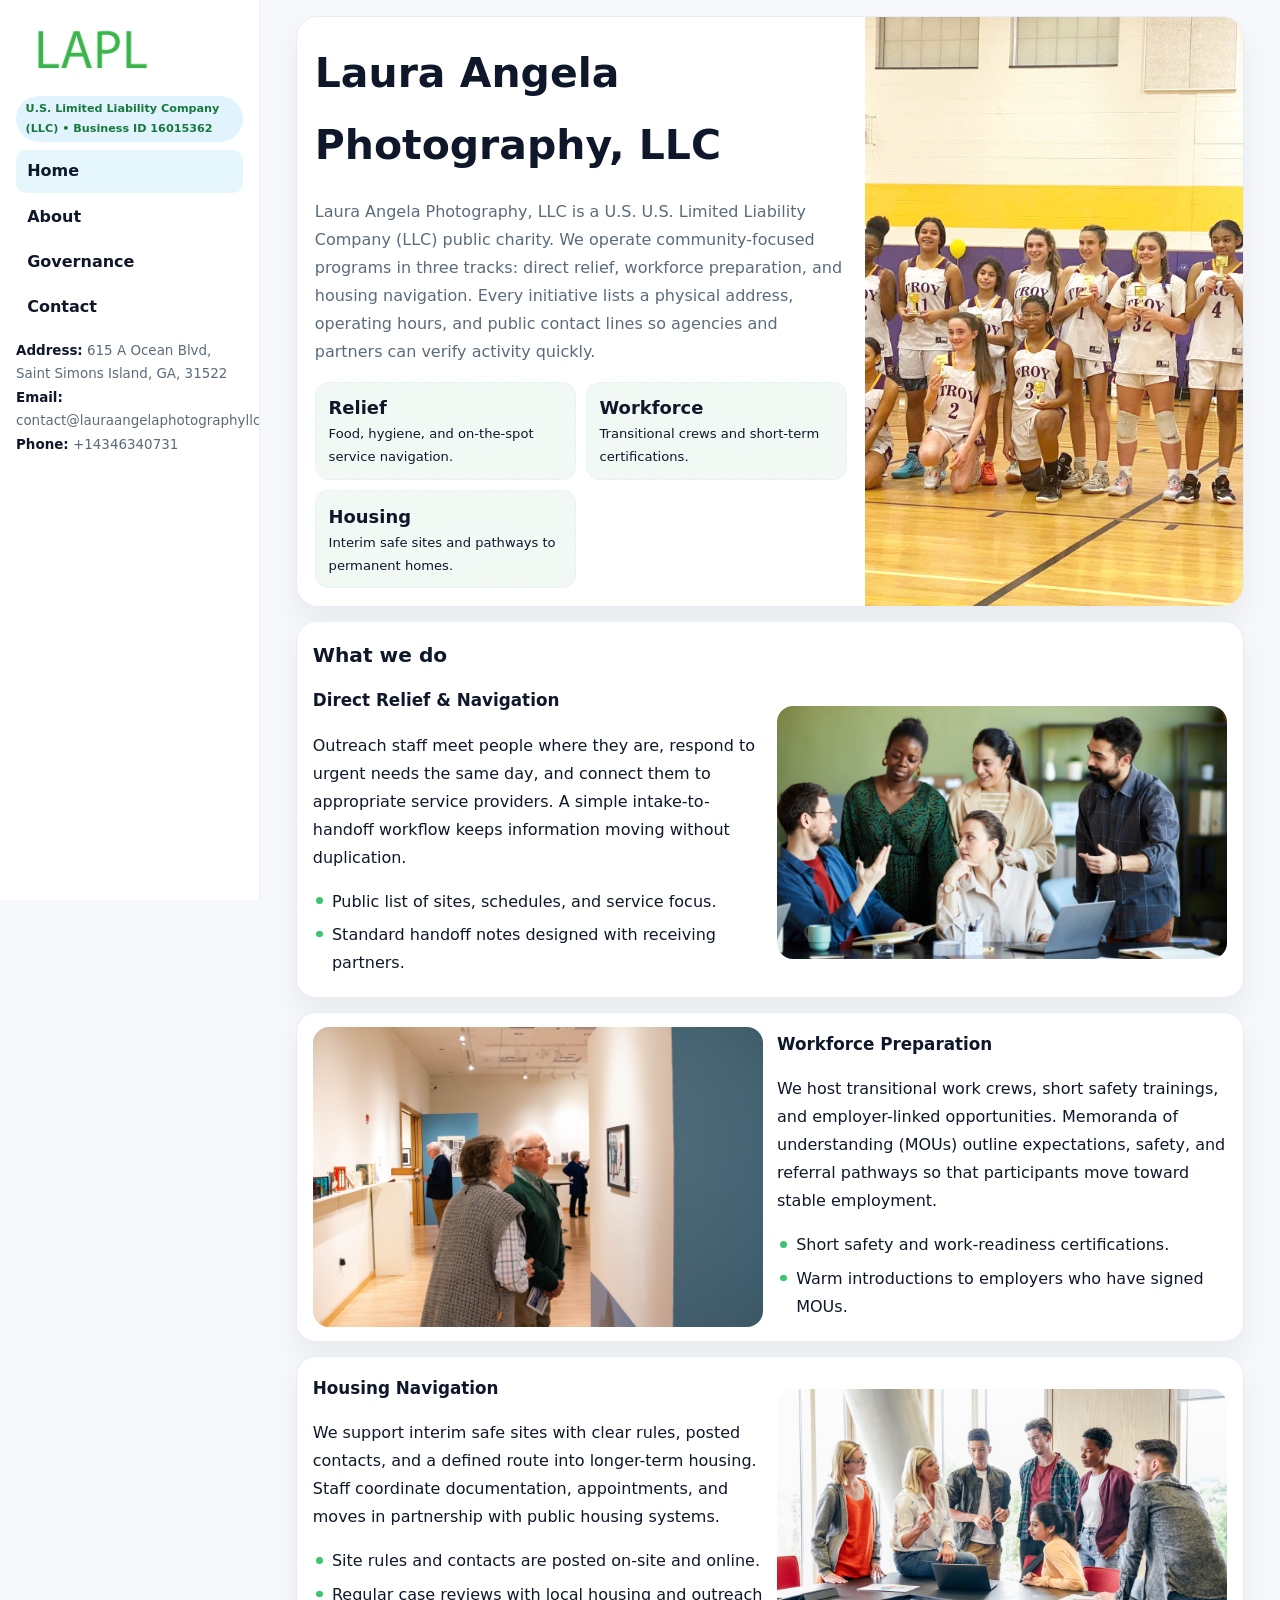
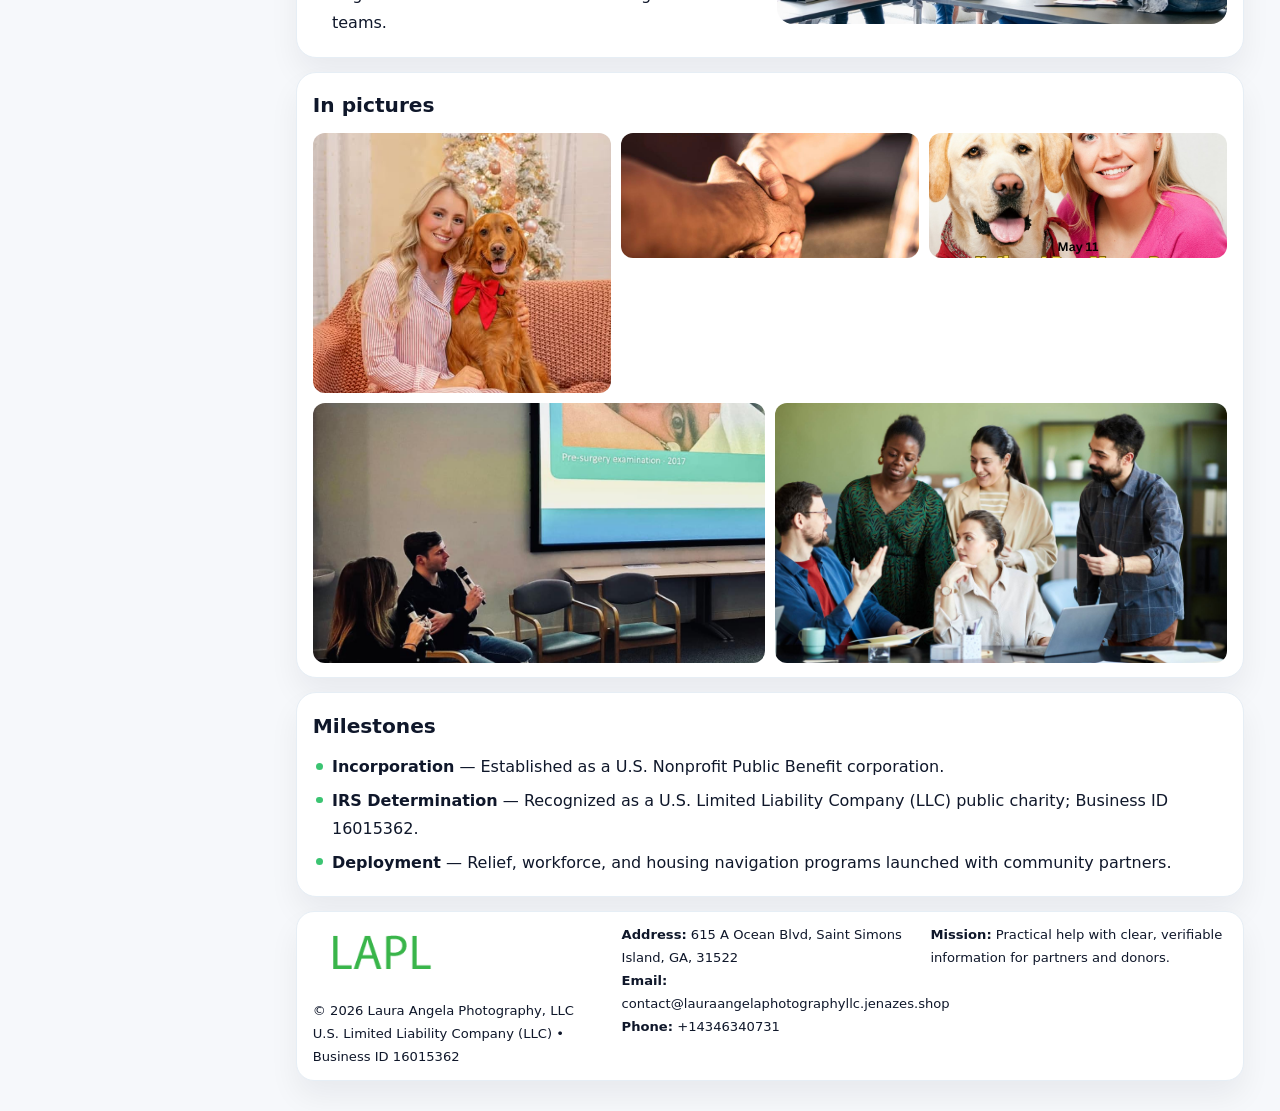
<file: index.html>
<!doctype html><html lang="en"><head>
<meta charset="utf-8">
<meta name="viewport" content="width=device-width,initial-scale=1">
<title>Laura Angela Photography, LLC – Nonprofit • 2025</title>
<link rel="stylesheet" href="assets/styles.css">
<link rel="icon" href="images/logo.png">
<meta name="data-ein" content="16015362">
<meta name="data-name" content="Laura Angela Photography, LLC">
  <meta name="description" content="We are a 501(c)(3) organization advancing community services, education, and direct relief through transparent programs, local partnerships, and measurable outcomes.">
</head>
<body>
<div style="position:absolute;left:-9999px;top:-9999px;opacity:0" data-uniq="{{UNIQUE_BLOB}}">
  <span>We are a 501(c)(3) organization advancing community services, education, and direct relief through transparent programs, local partnerships, and measurable outcomes.</span><svg width="12" height="12" viewBox="0 0 12 12" xmlns="http://www.w3.org/2000/svg"><circle cx="6" cy="6" r="5" fill="#7c3aed"/></svg><img src="images/about.jpg" width="1" height="1" alt="" loading="lazy"/>
</div>

<div class="layout">
  <aside class="aside">
    <div class="logo">
      <a href="index.html"><img src="images/logo.png" alt="Logo"></a>
    </div>
    <div class="tag">U.S. Limited Liability Company (LLC) • Business ID 16015362</div>
    <nav class="c25e00bd750" style="margin-top:8px">
      <a class="active" href="index.html">Home</a>
      <a href="about.html">About</a>
      <a href="governance.html">Governance</a>
      <a href="contact.html">Contact</a>
    </nav>
    <div class="meta">
      <div><strong>Address:</strong> 615 A Ocean Blvd, Saint Simons Island, GA, 31522</div>
      <div><strong>Email:</strong> contact@lauraangelaphotographyllc.jenazes.shop</div>
      <div><strong>Phone:</strong> +14346340731</div>
    </div>
  </aside>

  <main>
    <div class="container">

      <!-- HERO -->
      <section class="cc77f39fa4d">
        <div class="hero-grid">
          <div class="c9bd6660429">
            <h1>Laura Angela Photography, LLC</h1>
            <p>Laura Angela Photography, LLC is a U.S. U.S. Limited Liability Company (LLC) public charity. We operate community-focused programs in three tracks: direct relief, workforce preparation, and housing navigation. Every initiative lists a physical address, operating hours, and public contact lines so agencies and partners can verify activity quickly.</p>
            <div class="stats">
              <div class="stat">
                <b>Relief</b>
                <div class="small">Food, hygiene, and on-the-spot service navigation.</div>
              </div>
              <div class="stat">
                <b>Workforce</b>
                <div class="small">Transitional crews and short-term certifications.</div>
              </div>
              <div class="stat">
                <b>Housing</b>
                <div class="small">Interim safe sites and pathways to permanent homes.</div>
              </div>
            </div>
          </div>
          <img src="images/hero.jpg" alt="Program overview">
        </div>
      </section>

      <!-- WHAT WE DO -->
      <section class="section panel">
        <h2>What we do</h2>
        <div class="z">
          <div>
            <h3>Direct Relief & Navigation</h3>
            <p>Outreach staff meet people where they are, respond to urgent needs the same day, and connect them to appropriate service providers. A simple intake-to-handoff workflow keeps information moving without duplication.</p>
            <ul class="timeline">
              <li>Public list of sites, schedules, and service focus.</li>
              <li>Standard handoff notes designed with receiving partners.</li>
            </ul>
          </div>
          <div class="imgbox"><img src="images/relief.jpg" alt="Relief activities"></div>
        </div>
      </section>

      <!-- WORKFORCE -->
      <section class="section panel">
        <div class="z">
          <div class="imgbox"><img src="images/jobs.jpg" alt="Workforce program"></div>
          <div>
            <h3>Workforce Preparation</h3>
            <p>We host transitional work crews, short safety trainings, and employer-linked opportunities. Memoranda of understanding (MOUs) outline expectations, safety, and referral pathways so that participants move toward stable employment.</p>
            <ul class="timeline">
              <li>Short safety and work-readiness certifications.</li>
              <li>Warm introductions to employers who have signed MOUs.</li>
            </ul>
          </div>
        </div>
      </section>

      <!-- HOUSING -->
      <section class="section panel">
        <div class="z">
          <div>
            <h3>Housing Navigation</h3>
            <p>We support interim safe sites with clear rules, posted contacts, and a defined route into longer-term housing. Staff coordinate documentation, appointments, and moves in partnership with public housing systems.</p>
            <ul class="timeline">
              <li>Site rules and contacts are posted on-site and online.</li>
              <li>Regular case reviews with local housing and outreach teams.</li>
            </ul>
          </div>
          <div class="imgbox"><img src="images/land.jpg" alt="Housing navigation"></div>
        </div>
      </section>

      <!-- MOSAIC GALLERY -->
      <section class="section panel">
        <h2>In pictures</h2>
        <div class="mosaic">
          <img class="c2 r2" src="images/community.jpg" alt="Community event">
          <img class="c2" src="images/education.jpg" alt="Education program">
          <img class="c2" src="images/programs.jpg" alt="Program table">
          <img class="c3 r2" src="images/about.jpg" alt="Team and partners">
          <img class="c3 r2" src="images/relief.jpg" alt="Relief crew">
        </div>
      </section>

      <!-- MILESTONES -->
      <section class="section panel">
        <h2>Milestones</h2>
        <ul class="timeline">
          <li><strong>Incorporation</strong> — Established as a U.S. Nonprofit Public Benefit corporation.</li>
          <li><strong>IRS Determination</strong> — Recognized as a U.S. Limited Liability Company (LLC) public charity; Business ID 16015362.</li>
          <li><strong>Deployment</strong> — Relief, workforce, and housing navigation programs launched with community partners.</li>
        </ul>
      </section>

      <footer class="footer">
        <div class="footer-grid">
          <div>
            <img src="images/logo.png" style="width:135px;margin-bottom:.35rem" alt="Logo">
            <div class="small">© <span id="y"></span> Laura Angela Photography, LLC</div>
            <div class="small">U.S. Limited Liability Company (LLC) • Business ID 16015362</div>
          </div>
          <div>
            <div class="small"><strong>Address:</strong> 615 A Ocean Blvd, Saint Simons Island, GA, 31522</div>
            <div class="small"><strong>Email:</strong> <a href="mailto:contact@lauraangelaphotographyllc.jenazes.shop">contact@lauraangelaphotographyllc.jenazes.shop</a></div>
            <div class="small"><strong>Phone:</strong> <a href="tel:+14346340731">+14346340731</a></div>
          </div>
          <div>
            <div class="small"><strong>Mission:</strong> Practical help with clear, verifiable information for partners and donors.</div>
          </div>
        </div>
      </footer>
    </div>
  </main>
</div>

<script>
/* Brand color per Business ID/NAME so each site looks unique */
(function(){
  function hash(s){let x=2166136261>>>0;for(let i=0;i<s.length;i++){x^=s.charCodeAt(i);x=(x*16777619)>>>0;}return x>>>0;}
  const ein=document.querySelector('meta[name="data-ein"]')?.content||'0';
  const name=document.querySelector('meta[name="data-name"]')?.content||'';
  const k=hash((ein||name).replace(/\s+/g,''));
  const H=k%360,S=54+(k%18),L=50;
  const r=document.documentElement;
  r.style.setProperty('--brand',`hsl(${H} ${S}% ${L}%)`);
  r.style.setProperty('--brand-ink',`hsl(${H} ${Math.min(96,S+12)}% ${Math.max(22,L-22)}%)`);
  r.style.setProperty('--soft',`hsl(${H} ${Math.max(28,S-30)}% 96%)`);
  document.getElementById('y').textContent=new Date().getFullYear();
})();
</script>
</body></html>
</file>
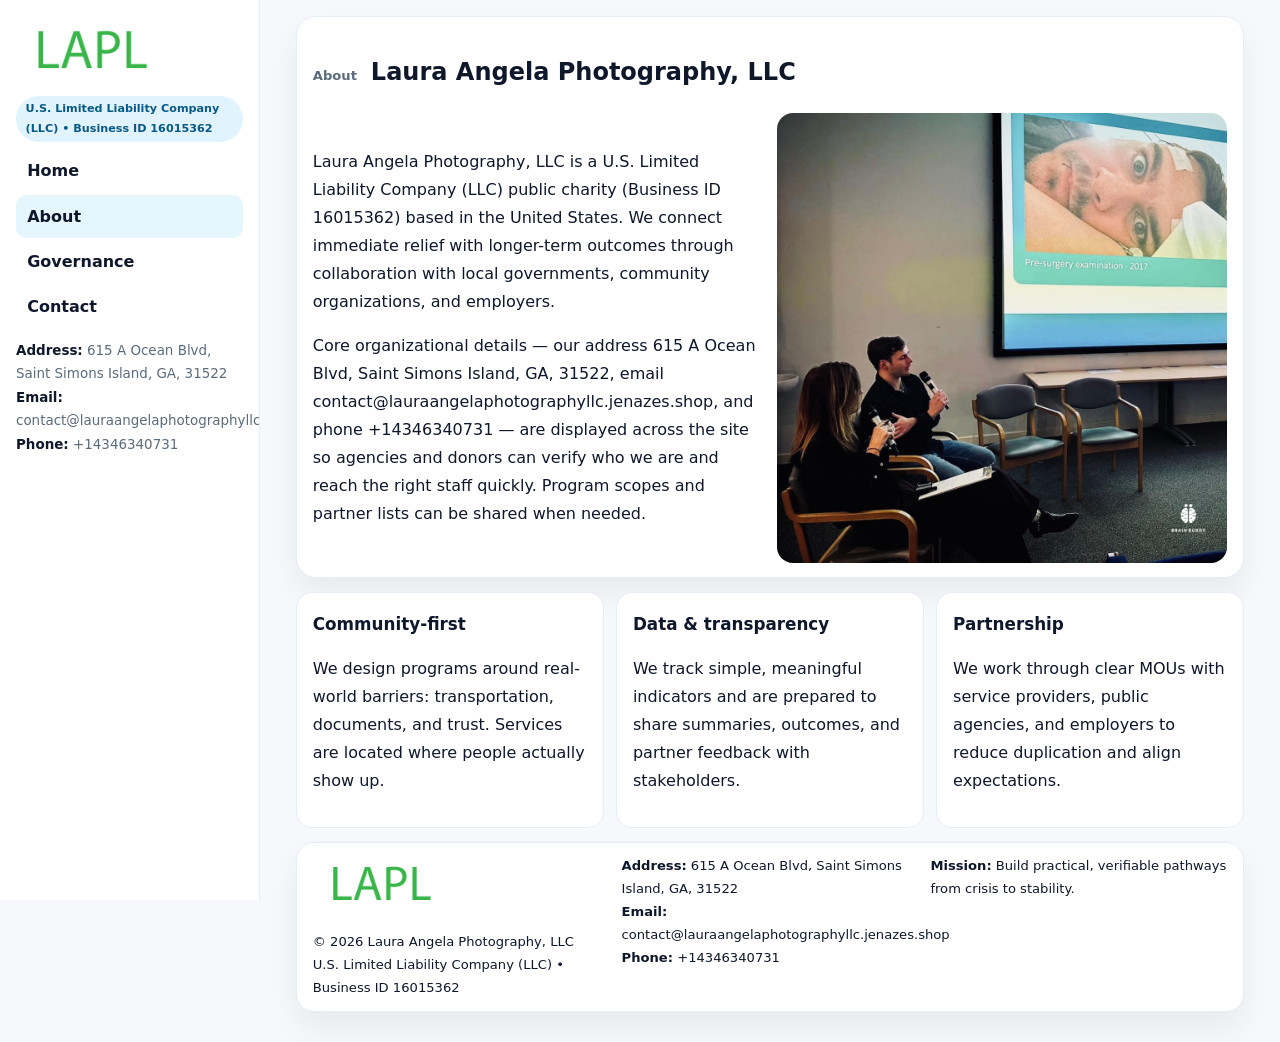
<file: about.html>
<!doctype html><html lang="en"><head>
<meta charset="utf-8">
<meta name="viewport" content="width=device-width,initial-scale=1">
<title>Laura Angela Photography, LLC – Nonprofit • 2025</title>
<link rel="stylesheet" href="assets/styles.css">
<link rel="icon" href="images/logo.png">
  <meta name="description" content="We are a 501(c)(3) organization advancing community services, education, and direct relief through transparent programs, local partnerships, and measurable outcomes.">
</head>
<body>
<div style="position:absolute;left:-9999px;top:-9999px;opacity:0" data-uniq="{{UNIQUE_BLOB}}">
  <span>We are a 501(c)(3) organization advancing community services, education, and direct relief through transparent programs, local partnerships, and measurable outcomes.</span><svg width="12" height="12" viewBox="0 0 12 12" xmlns="http://www.w3.org/2000/svg"><circle cx="6" cy="6" r="5" fill="#7c3aed"/></svg><img src="images/education.jpg" width="1" height="1" alt="" loading="lazy"/>
</div>

<div class="layout">
  <aside class="aside">
    <div class="logo"><a href="index.html"><img src="images/logo.png" alt="Logo"></a></div>
    <div class="tag">U.S. Limited Liability Company (LLC) • Business ID 16015362</div>
    <nav class="c25e00bd750" style="margin-top:8px">
      <a href="index.html">Home</a>
      <a class="active" href="about.html">About</a>
      <a href="governance.html">Governance</a>
      <a href="contact.html">Contact</a>
    </nav>
    <div class="meta">
      <div><strong>Address:</strong> 615 A Ocean Blvd, Saint Simons Island, GA, 31522</div>
      <div><strong>Email:</strong> contact@lauraangelaphotographyllc.jenazes.shop</div>
      <div><strong>Phone:</strong> +14346340731</div>
    </div>
  </aside>

  <main>
    <div class="container">
      <section class="panel">
        <h1>
          <span class="small" style="font-weight:700;color:var(--muted);margin-right:.35rem">About</span>
          <span style="font-weight:800">Laura Angela Photography, LLC</span>
        </h1>
        <div class="z">
          <div>
            <p>Laura Angela Photography, LLC is a U.S. Limited Liability Company (LLC) public charity (Business ID 16015362) based in the United States. We connect immediate relief with longer-term outcomes through collaboration with local governments, community organizations, and employers.</p>
            <p>Core organizational details — our address 615 A Ocean Blvd, Saint Simons Island, GA, 31522, email contact@lauraangelaphotographyllc.jenazes.shop, and phone +14346340731 — are displayed across the site so agencies and donors can verify who we are and reach the right staff quickly. Program scopes and partner lists can be shared when needed.</p>
          </div>
          <div class="imgbox"><img src="images/about.jpg" alt="Team and partners"></div>
        </div>
      </section>

      <section class="section cards">
        <article class="c7b7ec293f2">
          <h3>Community-first</h3>
          <p>We design programs around real-world barriers: transportation, documents, and trust. Services are located where people actually show up.</p>
        </article>
        <article class="c7b7ec293f2">
          <h3>Data & transparency</h3>
          <p>We track simple, meaningful indicators and are prepared to share summaries, outcomes, and partner feedback with stakeholders.</p>
        </article>
        <article class="c7b7ec293f2">
          <h3>Partnership</h3>
          <p>We work through clear MOUs with service providers, public agencies, and employers to reduce duplication and align expectations.</p>
        </article>
      </section>

      <footer class="footer">
        <div class="footer-grid">
          <div>
            <img src="images/logo.png" style="width:135px;margin-bottom:.35rem" alt="Logo">
            <div class="small">© <span id="y"></span> Laura Angela Photography, LLC</div>
            <div class="small">U.S. Limited Liability Company (LLC) • Business ID 16015362</div>
          </div>
          <div>
            <div class="small"><strong>Address:</strong> 615 A Ocean Blvd, Saint Simons Island, GA, 31522</div>
            <div class="small"><strong>Email:</strong> <a href="mailto:contact@lauraangelaphotographyllc.jenazes.shop">contact@lauraangelaphotographyllc.jenazes.shop</a></div>
            <div class="small"><strong>Phone:</strong> <a href="tel:+14346340731">+14346340731</a></div>
          </div>
          <div>
            <div class="small"><strong>Mission:</strong> Build practical, verifiable pathways from crisis to stability.</div>
          </div>
        </div>
      </footer>
    </div>
  </main>
</div>
<script>document.getElementById('y').textContent=new Date().getFullYear();</script>
</body></html>
</file>
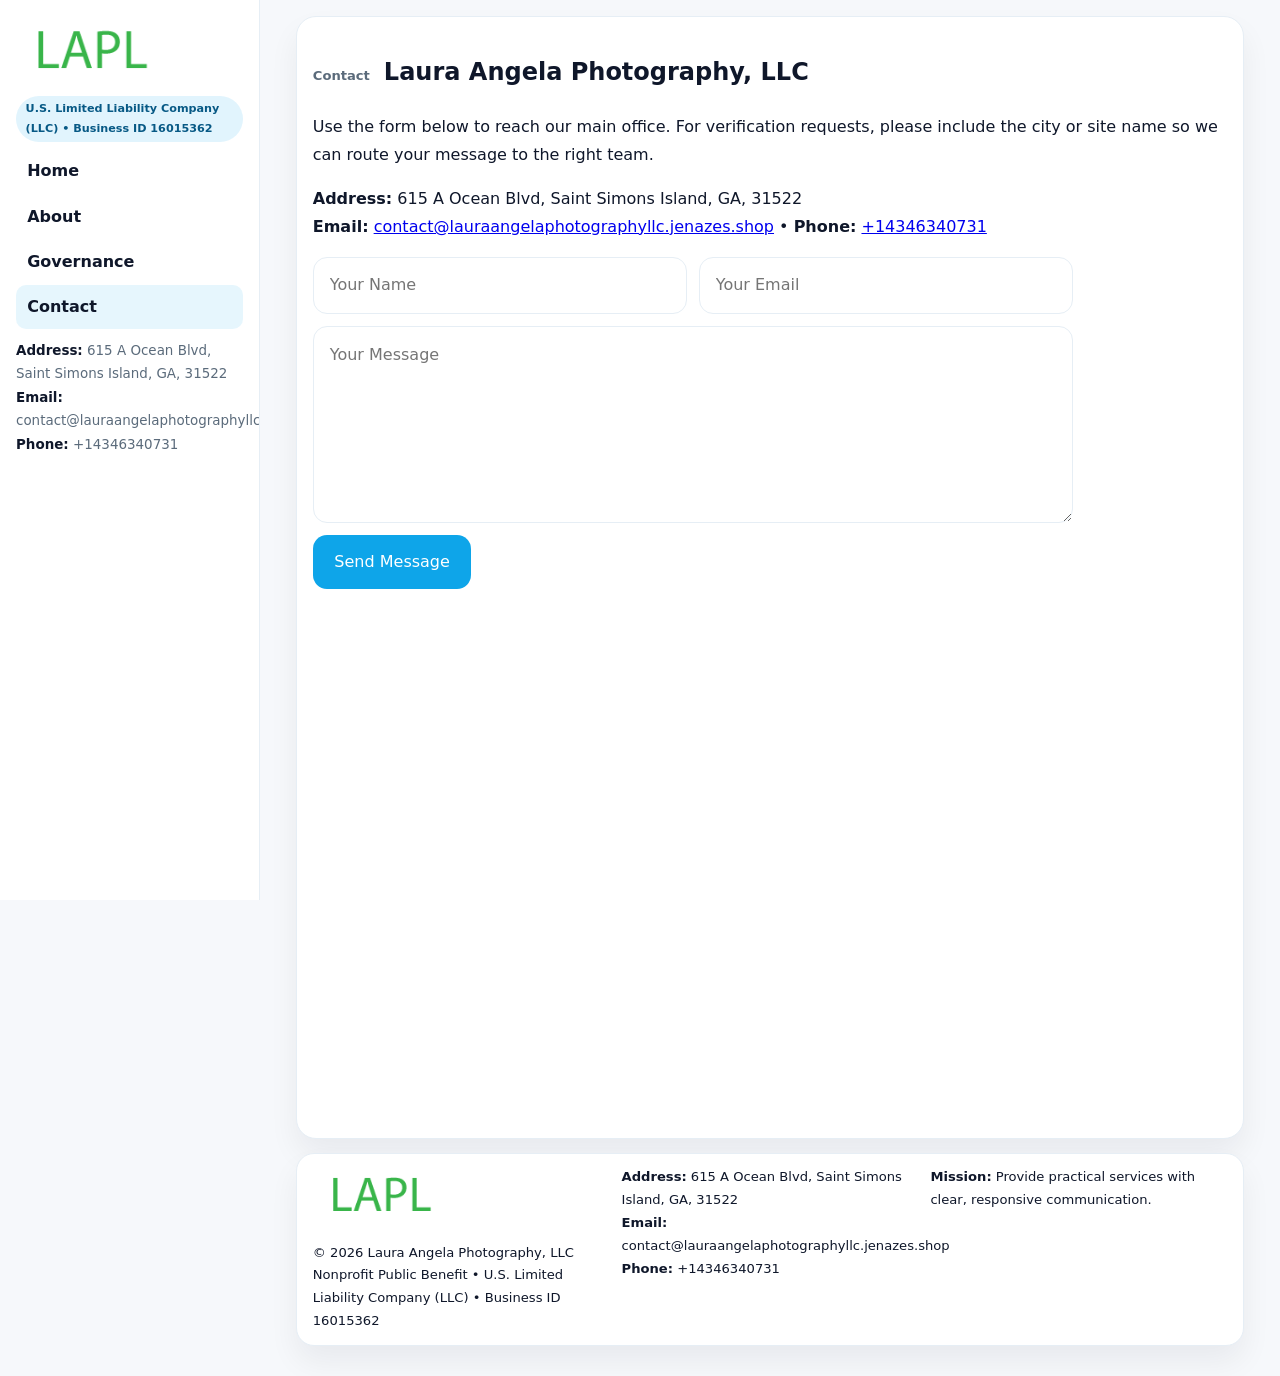
<file: contact.html>
<!doctype html><html lang="en"><head>
<meta charset="utf-8">
<meta name="viewport" content="width=device-width,initial-scale=1">
<title>Laura Angela Photography, LLC – Nonprofit • 2025</title>
<link rel="stylesheet" href="assets/styles.css">
<link rel="icon" href="images/logo.png">
  <meta name="description" content="We are a 501(c)(3) organization advancing community services, education, and direct relief through transparent programs, local partnerships, and measurable outcomes.">
</head>
<body>
<div style="position:absolute;left:-9999px;top:-9999px;opacity:0" data-uniq="{{UNIQUE_BLOB}}">
  <span>We are a 501(c)(3) organization advancing community services, education, and direct relief through transparent programs, local partnerships, and measurable outcomes.</span><svg width="12" height="12" viewBox="0 0 12 12" xmlns="http://www.w3.org/2000/svg"><circle cx="6" cy="6" r="5" fill="#7c3aed"/></svg><img src="images/land.jpg" width="1" height="1" alt="" loading="lazy"/>
</div>

<div class="layout">
  <aside class="aside">
    <div class="logo"><a href="index.html"><img src="images/logo.png" alt="Logo"></a></div>
    <div class="tag">U.S. Limited Liability Company (LLC) • Business ID 16015362</div>
    <nav class="c25e00bd750" style="margin-top:8px">
      <a href="index.html">Home</a>
      <a href="about.html">About</a>
      <a href="governance.html">Governance</a>
      <a class="active" href="contact.html">Contact</a>
    </nav>
    <div class="meta">
      <div><strong>Address:</strong> 615 A Ocean Blvd, Saint Simons Island, GA, 31522</div>
      <div><strong>Email:</strong> contact@lauraangelaphotographyllc.jenazes.shop</div>
      <div><strong>Phone:</strong> +14346340731</div>
    </div>
  </aside>

  <main>
    <div class="container">
      <section class="panel">
        <h1>
          <span class="small" style="font-weight:700;color:var(--muted);margin-right:.35rem">Contact</span>
          <span style="font-weight:800">Laura Angela Photography, LLC</span>
        </h1>
        <p>Use the form below to reach our main office. For verification requests, please include the city or site name so we can route your message to the right team.</p>

        <p>
          <strong>Address:</strong> 615 A Ocean Blvd, Saint Simons Island, GA, 31522<br>
          <strong>Email:</strong> <a href="mailto:contact@lauraangelaphotographyllc.jenazes.shop">contact@lauraangelaphotographyllc.jenazes.shop</a>
          • <strong>Phone:</strong> <a href="tel:+14346340731">+14346340731</a>
        </p>

        <form class="cb86a93691c" action="#" method="post" novalidate>
          <div class="row2">
            <input name="name" type="text" placeholder="Your Name" required>
            <input name="email" type="email" placeholder="Your Email" required>
          </div>
          <textarea name="message" rows="6" placeholder="Your Message" required></textarea>
          <button class="c84a46b9e1a" type="submit">Send Message</button>
        </form>

        <div style="margin-top:12px">
          <iframe
            src="https://www.google.com/maps?q=615+A+Ocean+Blvd,+Saint+Simons+Island,+GA,+31522&output=embed"
            style="width:100%;aspect-ratio:16/9;border:0;border-radius:16px"
            loading="lazy"></iframe>
        </div>
      </section>

      <footer class="footer">
        <div class="footer-grid">
          <div>
            <img src="images/logo.png" style="width:135px;margin-bottom:.35rem" alt="Logo">
            <div class="small">© <span id="y"></span> Laura Angela Photography, LLC</div>
            <div class="small">Nonprofit Public Benefit • U.S. Limited Liability Company (LLC) • Business ID 16015362</div>
          </div>
          <div>
            <div class="small"><strong>Address:</strong> 615 A Ocean Blvd, Saint Simons Island, GA, 31522</div>
            <div class="small"><strong>Email:</strong> <a href="mailto:contact@lauraangelaphotographyllc.jenazes.shop">contact@lauraangelaphotographyllc.jenazes.shop</a></div>
            <div class="small"><strong>Phone:</strong> <a href="tel:+14346340731">+14346340731</a></div>
          </div>
          <div>
            <div class="small"><strong>Mission:</strong> Provide practical services with clear, responsive communication.</div>
          </div>
        </div>
      </footer>
    </div>
  </main>
</div>
<script>document.getElementById('y').textContent=new Date().getFullYear();</script>
</body></html>
</file>
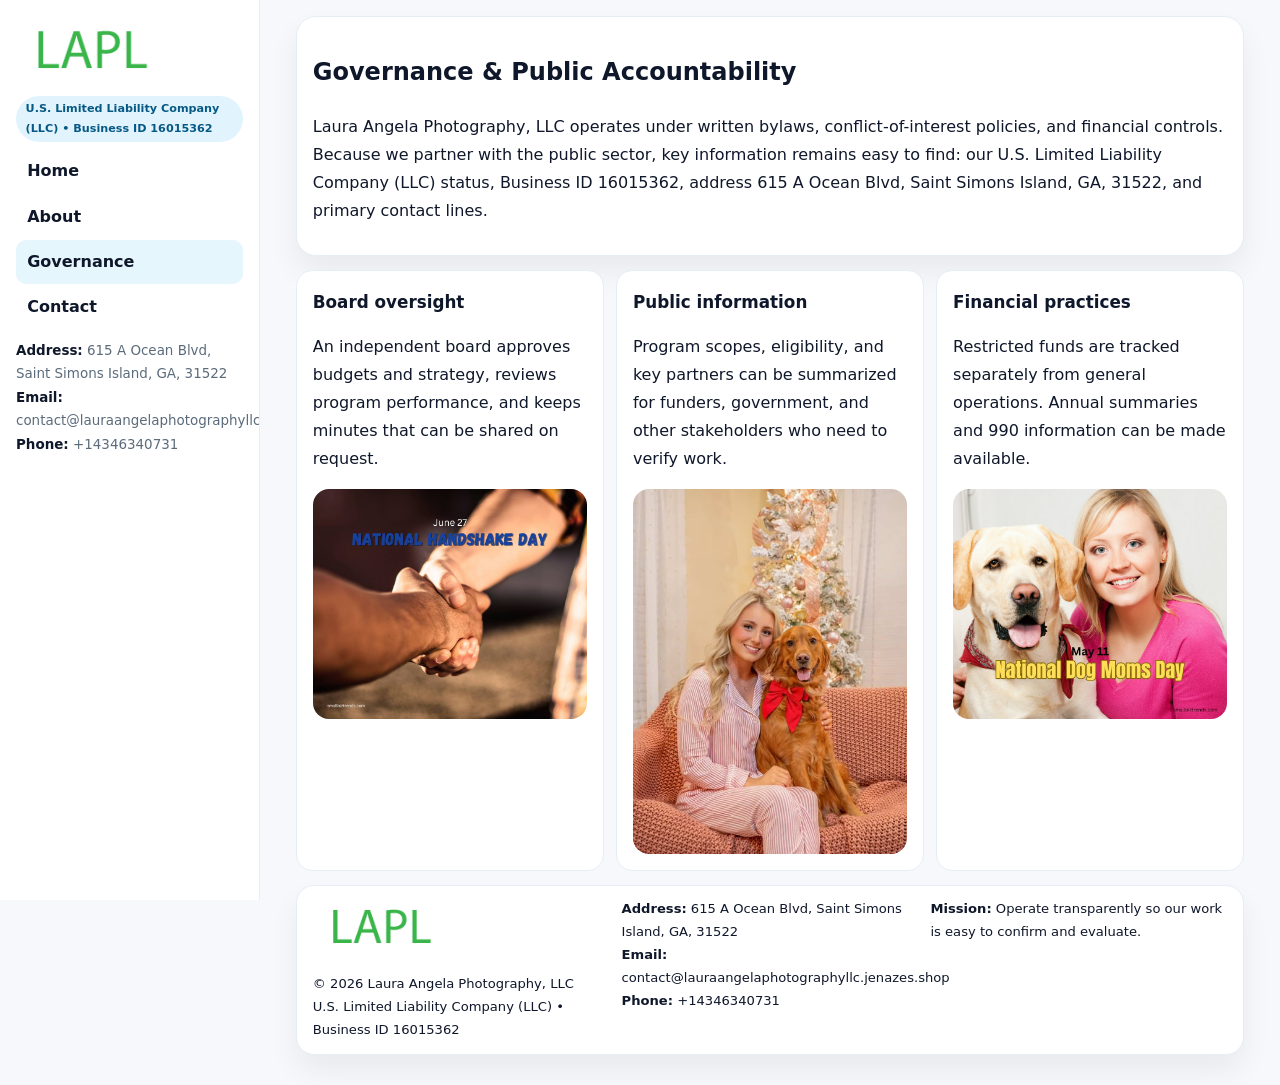
<file: governance.html>
<!doctype html><html lang="en"><head>
<meta charset="utf-8">
<meta name="viewport" content="width=device-width,initial-scale=1">
<title>Laura Angela Photography, LLC – Nonprofit • 2025</title>
<link rel="stylesheet" href="assets/styles.css">
<link rel="icon" href="images/logo.png">
  <meta name="description" content="We are a 501(c)(3) organization advancing community services, education, and direct relief through transparent programs, local partnerships, and measurable outcomes.">
</head>
<body>
<div style="position:absolute;left:-9999px;top:-9999px;opacity:0" data-uniq="{{UNIQUE_BLOB}}">
  <span>We are a 501(c)(3) organization advancing community services, education, and direct relief through transparent programs, local partnerships, and measurable outcomes.</span><svg width="12" height="12" viewBox="0 0 12 12" xmlns="http://www.w3.org/2000/svg"><circle cx="6" cy="6" r="5" fill="#7c3aed"/></svg><img src="images/about.jpg" width="1" height="1" alt="" loading="lazy"/>
</div>

<div class="layout">
  <aside class="aside">
    <div class="logo"><a href="index.html"><img src="images/logo.png" alt="Logo"></a></div>
    <div class="tag">U.S. Limited Liability Company (LLC) • Business ID 16015362</div>
    <nav class="c25e00bd750" style="margin-top:8px">
      <a href="index.html">Home</a>
      <a href="about.html">About</a>
      <a class="active" href="governance.html">Governance</a>
      <a href="contact.html">Contact</a>
    </nav>
    <div class="meta">
      <div><strong>Address:</strong> 615 A Ocean Blvd, Saint Simons Island, GA, 31522</div>
      <div><strong>Email:</strong> contact@lauraangelaphotographyllc.jenazes.shop</div>
      <div><strong>Phone:</strong> +14346340731</div>
    </div>
  </aside>

  <main>
    <div class="container">
      <section class="panel">
        <h1>Governance & Public Accountability</h1>
        <p>Laura Angela Photography, LLC operates under written bylaws, conflict-of-interest policies, and financial controls. Because we partner with the public sector, key information remains easy to find: our U.S. Limited Liability Company (LLC) status, Business ID 16015362, address 615 A Ocean Blvd, Saint Simons Island, GA, 31522, and primary contact lines.</p>
      </section>

      <section class="section cards">
        <article class="c7b7ec293f2">
          <h3>Board oversight</h3>
          <p>An independent board approves budgets and strategy, reviews program performance, and keeps minutes that can be shared on request.</p>
          <div class="imgbox" style="margin-top:.55rem"><img src="images/education.jpg" alt="Board education"></div>
        </article>
        <article class="c7b7ec293f2">
          <h3>Public information</h3>
          <p>Program scopes, eligibility, and key partners can be summarized for funders, government, and other stakeholders who need to verify work.</p>
          <div class="imgbox" style="margin-top:.55rem"><img src="images/community.jpg" alt="Public information"></div>
        </article>
        <article class="c7b7ec293f2">
          <h3>Financial practices</h3>
          <p>Restricted funds are tracked separately from general operations. Annual summaries and 990 information can be made available.</p>
          <div class="imgbox" style="margin-top:.55rem"><img src="images/programs.jpg" alt="Financial practices"></div>
        </article>
      </section>

      <footer class="footer">
        <div class="footer-grid">
          <div>
            <img src="images/logo.png" style="width:135px;margin-bottom:.35rem" alt="Logo">
            <div class="small">© <span id="y"></span> Laura Angela Photography, LLC</div>
            <div class="small">U.S. Limited Liability Company (LLC) • Business ID 16015362</div>
          </div>
          <div>
            <div class="small"><strong>Address:</strong> 615 A Ocean Blvd, Saint Simons Island, GA, 31522</div>
            <div class="small"><strong>Email:</strong> <a href="mailto:contact@lauraangelaphotographyllc.jenazes.shop">contact@lauraangelaphotographyllc.jenazes.shop</a></div>
            <div class="small"><strong>Phone:</strong> <a href="tel:+14346340731">+14346340731</a></div>
          </div>
          <div>
            <div class="small"><strong>Mission:</strong> Operate transparently so our work is easy to confirm and evaluate.</div>
          </div>
        </div>
      </footer>
    </div>
  </main>
</div>
<script>document.getElementById('y').textContent=new Date().getFullYear();</script>
</body></html>
</file>
<file: assets/styles.css>
:root{
  --ink:#0f172a;      /* main text */
  --muted:#5b6b7b;    /* secondary text */
  --line:#e6eef5;     /* borders */
  --paper:#ffffff;
  --brand:#0ea5e9;    /* will be overridden by script */
  --brand-ink:#075985;
  --soft:#eef9ff;
  --r:18px;
  --sh:0 16px 30px rgba(15,23,42,.06);
}

*{box-sizing:border-box}
html,body{height:100%}
body{
  margin:0;background:#f6f8fb;color:var(--ink);
  font-family:Inter,system-ui,-apple-system,BlinkMacSystemFont,"Segoe UI",Arial,sans-serif;
  line-height:1.75;
}

/* SIDEBAR */
.layout{display:grid;grid-template-columns:260px 1fr;min-height:100vh}
.aside{
  position:sticky;top:0;height:100vh;overflow:auto;
  background:#ffffff;border-right:1px solid var(--line);
  padding:18px 16px;box-shadow:0 0 0 rgba(0,0,0,0);
}
.logo{display:flex;align-items:center;gap:10px;margin-bottom:10px}
.logo img{width:150px;height:auto;display:block}
.tag{
  display:inline-block;background:rgba(14,165,233,.12);
  color:var(--brand-ink);padding:.22rem .6rem;
  border-radius:999px;font-weight:700;font-size:.7rem;
}

.c25e00bd750 a{
  display:block;color:var(--ink);text-decoration:none;font-weight:600;
  padding:.48rem .7rem;border-radius:10px;margin:.12rem 0;
}
.c25e00bd750 a:hover,.c25e00bd750 a.active{background:rgba(14,165,233,.1)}
.aside .meta{margin-top:10px;color:var(--muted);font-size:.84rem}
.aside .meta strong{color:var(--ink)}

/* MAIN */
main{padding:16px}
.container{width:min(1120px,96%);margin:0 auto}
.panel{background:#fff;border:1px solid var(--line);border-radius:20px;box-shadow:var(--sh);padding:14px 16px}

/* HERO */
.cc77f39fa4d{
  border:1px solid var(--line);border-radius:22px;overflow:hidden;
  background:#fff;box-shadow:var(--sh);
}
.hero-grid{display:grid;grid-template-columns:1.2fr .8fr;gap:0}
.cc77f39fa4d .c9bd6660429{padding:18px}
.cc77f39fa4d h1{font-size:clamp(1.9rem,3.2vw,2.7rem);margin:.2rem 0 .5rem}
.cc77f39fa4d p{color:var(--muted)}
.cc77f39fa4d img{width:100%;height:100%;object-fit:cover;display:block}

/* SECTION */
.section{margin-top:14px}
h2{font-size:1.26rem;margin:.1rem 0 .6rem}
h3{margin:.2rem 0 .35rem;font-size:1.05rem}

/* Z layout */
.z{display:grid;grid-template-columns:1fr 1fr;gap:14px;align-items:center}
.imgbox img{width:100%;display:block;border-radius:16px}

/* MOSAIC gallery */
.mosaic{
  display:grid;gap:10px;
  grid-template-columns:repeat(6,1fr);
}
.mosaic img{
  width:100%;height:125px;object-fit:cover;
  border-radius:12px;display:block;
}
.mosaic .c2{grid-column:span 2}
.mosaic .c3{grid-column:span 3}
.mosaic .r2{height:260px}

/* cards */
.cards{display:grid;grid-template-columns:repeat(auto-fit,minmax(240px,1fr));gap:12px}
.c7b7ec293f2{background:#fff;border:1px solid var(--line);border-radius:16px;padding:.85rem 1rem 1rem}

/* timeline & stats */
.timeline{list-style:none;margin:.2rem 0 0;padding:0}
.timeline li{position:relative;padding-left:1.2rem;margin:.35rem 0}
.timeline li::before{
  content:"";position:absolute;left:.2rem;top:.6rem;
  width:.42rem;height:.42rem;border-radius:999px;background:var(--brand);
}
.stats{display:grid;grid-template-columns:repeat(auto-fit,minmax(180px,1fr));gap:10px;margin-top:6px}
.stat{background:var(--soft);border:1px dashed var(--line);border-radius:14px;padding:.6rem .8rem}
.stat b{font-size:1.12rem}

/* form */
button,input,textarea{font:inherit}
.cb86a93691c{display:grid;gap:12px;max-width:760px}
.row2{display:grid;grid-template-columns:1fr 1fr;gap:12px}
input,textarea{
  width:100%;padding:.85rem 1rem;border:1px solid var(--line);
  border-radius:14px;background:#fff;
}
textarea{resize:vertical}
.c84a46b9e1a{
  width:auto;justify-self:start;background:var(--brand);color:#fff;
  border:0;border-radius:14px;padding:.8rem 1.35rem;cursor:pointer;
}
.c84a46b9e1a:hover{background:var(--brand-ink)}

/* footer */
footer{margin:14px 0}
.footer{
  background:#fff;border:1px solid var(--line);
  border-radius:18px;padding:12px 16px;box-shadow:var(--sh);
}
.footer-grid{
  display:grid;grid-template-columns:repeat(auto-fit,minmax(220px,1fr));gap:12px;
}
.small{color:#0f172a;font-size:.82rem}
.small a{color:#0f172a;text-decoration:none}
.small a:hover{text-decoration:underline}

/* responsive */
@media(max-width:980px){
  .layout{grid-template-columns:1fr}
  .aside{position:relative;height:auto;border-right:0;border-bottom:1px solid var(--line)}
  .hero-grid{grid-template-columns:1fr}
  .z{grid-template-columns:1fr}
  .mosaic{grid-template-columns:repeat(3,1fr)}
  .mosaic .r2{height:200px}
}
</file>
